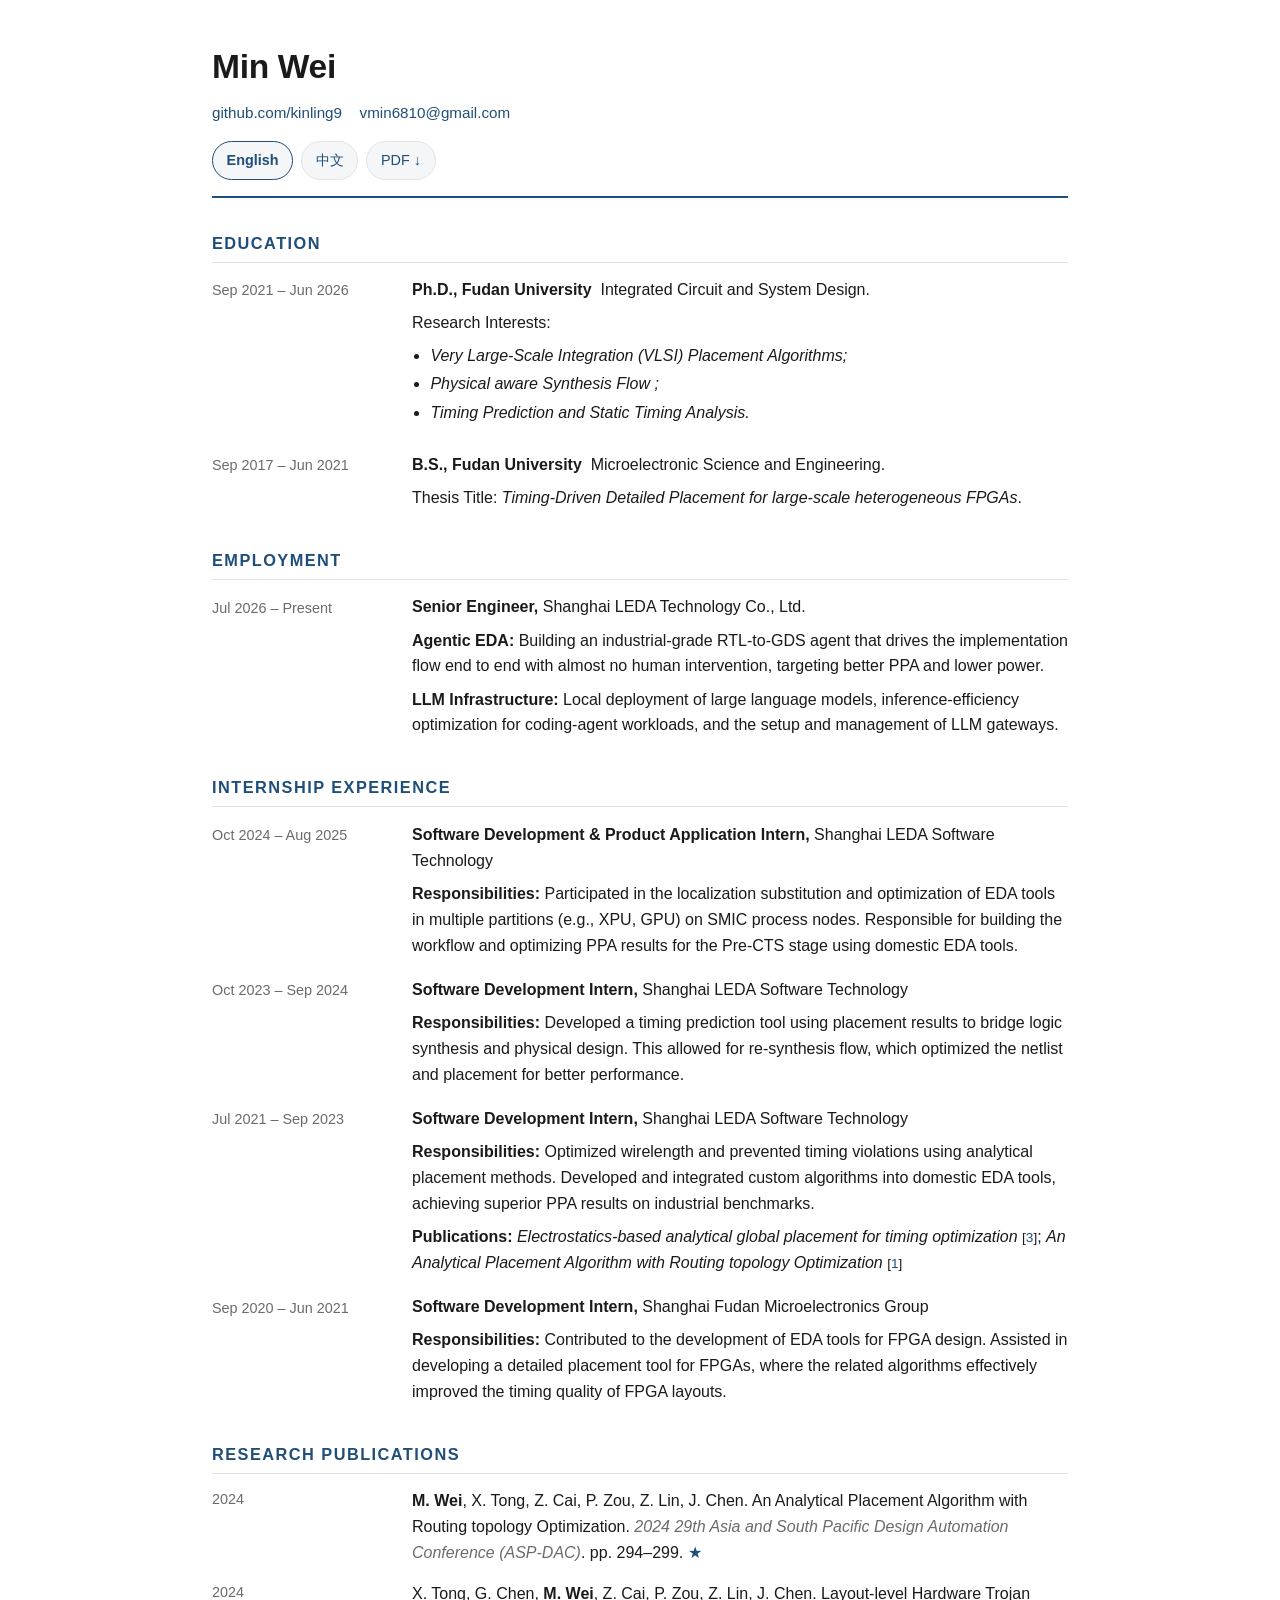
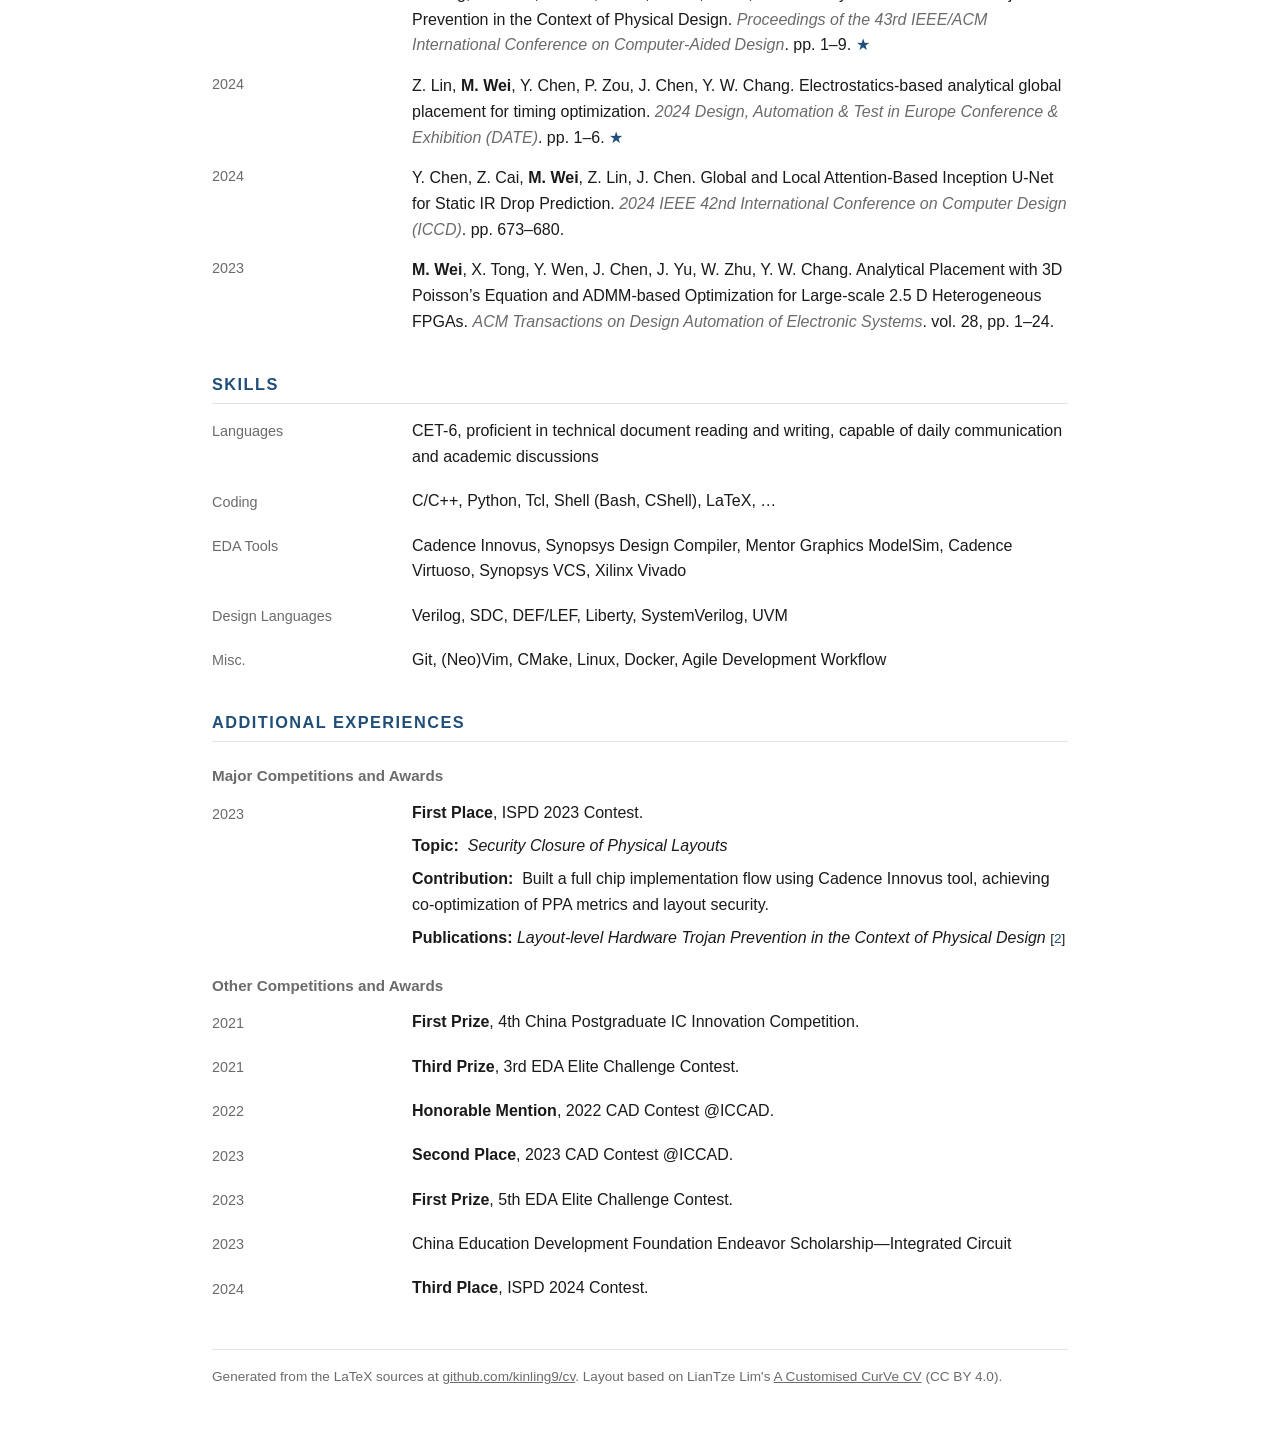
<file: docs/index.html>
<!DOCTYPE html>
<html lang="en">
<head>
<meta charset="utf-8">
<meta name="viewport" content="width=device-width, initial-scale=1">
<title>Min Wei — CV</title>
<meta name="description" content="Curriculum vitae of Min Wei.">
<link rel="stylesheet" href="style.css">
</head>
<body>
<div class="wrap">
<header class="cv">
  <h1>Min Wei</h1>
  <div class="contact"><a href="https://github.com/kinling9">github.com/kinling9</a> <a href="mailto:vmin6810@gmail.com">vmin6810@gmail.com</a></div>
  <nav class="actions"><a href="index.html" aria-current="page">English</a><a href="zh.html">中文</a><a href="cv-en.pdf">PDF ↓</a></nav>
</header>
<section class="rubric"><h2>Education</h2>
<div class="entry"><div class="entry-key">Sep 2021 – Jun 2026</div><div class="entry-body"><p><strong>Ph.D., Fudan University</strong>&nbsp;&nbsp;Integrated Circuit and System Design.</p>
<p>Research Interests:</p>
<ul><li><em>Very Large-Scale Integration (VLSI) Placement Algorithms;</em></li><li><em>Physical aware Synthesis Flow ;</em></li><li><em>Timing Prediction and Static Timing Analysis.</em></li></ul></div></div>
<div class="entry"><div class="entry-key">Sep 2017 – Jun 2021</div><div class="entry-body"><p><strong>B.S., Fudan University</strong>&nbsp;&nbsp;Microelectronic Science and Engineering.</p>
<p>Thesis Title: <em>Timing-Driven Detailed Placement for large-scale heterogeneous FPGAs</em>.</p></div></div>
</section>
<section class="rubric"><h2>Employment</h2>
<div class="entry"><div class="entry-key">Jul 2026 – Present</div><div class="entry-body"><p><strong>Senior Engineer,</strong> Shanghai LEDA Technology Co., Ltd.</p>
<p><strong>Agentic EDA:</strong> Building an industrial-grade RTL-to-GDS agent that drives the implementation flow end to end with almost no human intervention, targeting better PPA and lower power.</p>
<p><strong>LLM Infrastructure:</strong> Local deployment of large language models, inference-efficiency optimization for coding-agent workloads, and the setup and management of LLM gateways.</p></div></div>
</section>
<section class="rubric"><h2>Internship Experience</h2>
<div class="entry"><div class="entry-key">Oct 2024 – Aug 2025</div><div class="entry-body"><p><strong>Software Development &amp; Product Application Intern,</strong> Shanghai LEDA Software Technology</p>
<p><strong>Responsibilities:</strong> Participated in the localization substitution and optimization of EDA tools in multiple partitions (e.g., XPU, GPU) on SMIC process nodes. Responsible for building the workflow and optimizing PPA results for the Pre-CTS stage using domestic EDA tools.</p></div></div>
<div class="entry"><div class="entry-key">Oct 2023 – Sep 2024</div><div class="entry-body"><p><strong>Software Development Intern,</strong> Shanghai LEDA Software Technology</p>
<p><strong>Responsibilities:</strong> Developed a timing prediction tool using placement results to bridge logic synthesis and physical design. This allowed for re-synthesis flow, which optimized the netlist and placement for better performance.</p></div></div>
<div class="entry"><div class="entry-key">Jul 2021 – Sep 2023</div><div class="entry-body"><p><strong>Software Development Intern,</strong> Shanghai LEDA Software Technology</p>
<p><strong>Responsibilities:</strong> Optimized wirelength and prevented timing violations using analytical placement methods. Developed and integrated custom algorithms into domestic EDA tools, achieving superior PPA results on industrial benchmarks.</p>
<p><strong>Publications:</strong> <em>Electrostatics-based analytical global placement for timing optimization</em> <span class="cites">[<a class="cite" href="#pub-lin2024electrostatics">3</a>]</span>; <em>An Analytical Placement Algorithm with Routing topology Optimization</em> <span class="cites">[<a class="cite" href="#pub-wei2024analytical">1</a>]</span></p></div></div>
<div class="entry"><div class="entry-key">Sep 2020 – Jun 2021</div><div class="entry-body"><p><strong>Software Development Intern,</strong> Shanghai Fudan Microelectronics Group</p>
<p><strong>Responsibilities:</strong> Contributed to the development of EDA tools for FPGA design. Assisted in developing a detailed placement tool for FPGAs, where the related algorithms effectively improved the timing quality of FPGA layouts.</p></div></div>
</section>
<section class="rubric"><h2>Research Publications</h2><ol class="pubs"><li id="pub-wei2024analytical" class="pub"><span class="pub-year">2024</span><span class="pub-body"><span class="pub-authors"><strong>M. Wei</strong>, X. Tong, Z. Cai, P. Zou, Z. Lin, J. Chen</span>. <span class="pub-title">An Analytical Placement Algorithm with Routing topology Optimization</span>. <span class="pub-venue">2024 29th Asia and South Pacific Design Automation Conference (ASP-DAC)</span>. <span class="pub-meta">pp.&nbsp;294–299</span>. <span class="pub-flag" title="cited in this CV">&#9733;</span></span></li><li id="pub-tong2024layout" class="pub"><span class="pub-year">2024</span><span class="pub-body"><span class="pub-authors">X. Tong, G. Chen, <strong>M. Wei</strong>, Z. Cai, P. Zou, Z. Lin, J. Chen</span>. <span class="pub-title">Layout-level Hardware Trojan Prevention in the Context of Physical Design</span>. <span class="pub-venue">Proceedings of the 43rd IEEE/ACM International Conference on Computer-Aided Design</span>. <span class="pub-meta">pp.&nbsp;1–9</span>. <span class="pub-flag" title="cited in this CV">&#9733;</span></span></li><li id="pub-lin2024electrostatics" class="pub"><span class="pub-year">2024</span><span class="pub-body"><span class="pub-authors">Z. Lin, <strong>M. Wei</strong>, Y. Chen, P. Zou, J. Chen, Y. W. Chang</span>. <span class="pub-title">Electrostatics-based analytical global placement for timing optimization</span>. <span class="pub-venue">2024 Design, Automation &amp; Test in Europe Conference &amp; Exhibition (DATE)</span>. <span class="pub-meta">pp.&nbsp;1–6</span>. <span class="pub-flag" title="cited in this CV">&#9733;</span></span></li><li id="pub-chen2024global" class="pub"><span class="pub-year">2024</span><span class="pub-body"><span class="pub-authors">Y. Chen, Z. Cai, <strong>M. Wei</strong>, Z. Lin, J. Chen</span>. <span class="pub-title">Global and Local Attention-Based Inception U-Net for Static IR Drop Prediction</span>. <span class="pub-venue">2024 IEEE 42nd International Conference on Computer Design (ICCD)</span>. <span class="pub-meta">pp.&nbsp;673–680</span>.</span></li><li id="pub-wei2023analytical" class="pub"><span class="pub-year">2023</span><span class="pub-body"><span class="pub-authors"><strong>M. Wei</strong>, X. Tong, Y. Wen, J. Chen, J. Yu, W. Zhu, Y. W. Chang</span>. <span class="pub-title">Analytical Placement with 3D Poisson’s Equation and ADMM-based Optimization for Large-scale 2.5 D Heterogeneous FPGAs</span>. <span class="pub-venue">ACM Transactions on Design Automation of Electronic Systems</span>. <span class="pub-meta">vol.&nbsp;28, pp.&nbsp;1–24</span>.</span></li></ol></section>
<section class="rubric"><h2>Skills</h2>
<div class="entry"><div class="entry-key">Languages</div><div class="entry-body"><p>CET-6, proficient in technical document reading and writing, capable of daily communication and academic discussions</p></div></div>
<div class="entry"><div class="entry-key">Coding</div><div class="entry-body"><p>C/C++, Python, Tcl, Shell (Bash, CShell), LaTeX, …</p></div></div>
<div class="entry"><div class="entry-key">EDA Tools</div><div class="entry-body"><p>Cadence Innovus, Synopsys Design Compiler, Mentor Graphics ModelSim, Cadence Virtuoso, Synopsys VCS, Xilinx Vivado</p></div></div>
<div class="entry"><div class="entry-key">Design Languages</div><div class="entry-body"><p>Verilog, SDC, DEF/LEF, Liberty, SystemVerilog, UVM</p></div></div>
<div class="entry"><div class="entry-key">Misc.</div><div class="entry-body"><p>Git, (Neo)Vim, CMake, Linux, Docker, Agile Development Workflow</p></div></div>
</section>
<section class="rubric"><h2>Additional Experiences</h2>
<h3>Major Competitions and Awards</h3>
<div class="entry"><div class="entry-key">2023</div><div class="entry-body"><p><strong>First Place</strong>, ISPD 2023 Contest.</p>
<p><strong>Topic:</strong> &nbsp;<em>Security Closure of Physical Layouts</em></p>
<p><strong>Contribution:</strong> &nbsp;Built a full chip implementation flow using Cadence Innovus tool, achieving co-optimization of PPA metrics and layout security.</p>
<p><strong>Publications:</strong> <em>Layout-level Hardware Trojan Prevention in the Context of Physical Design</em> <span class="cites">[<a class="cite" href="#pub-tong2024layout">2</a>]</span></p></div></div>
<h3>Other Competitions and Awards</h3>
<div class="entry"><div class="entry-key">2021</div><div class="entry-body"><p><strong>First Prize</strong>, 4th China Postgraduate IC Innovation Competition.</p></div></div>
<div class="entry"><div class="entry-key">2021</div><div class="entry-body"><p><strong>Third Prize</strong>, 3rd EDA Elite Challenge Contest.</p></div></div>
<div class="entry"><div class="entry-key">2022</div><div class="entry-body"><p><strong>Honorable Mention</strong>, 2022 CAD Contest @ICCAD.</p></div></div>
<div class="entry"><div class="entry-key">2023</div><div class="entry-body"><p><strong>Second Place</strong>, 2023 CAD Contest @ICCAD.</p></div></div>
<div class="entry"><div class="entry-key">2023</div><div class="entry-body"><p><strong>First Prize</strong>, 5th EDA Elite Challenge Contest.</p></div></div>
<div class="entry"><div class="entry-key">2023</div><div class="entry-body"><p>China Education Development Foundation Endeavor Scholarship—Integrated Circuit</p></div></div>
<div class="entry"><div class="entry-key">2024</div><div class="entry-body"><p><strong>Third Place</strong>, ISPD 2024 Contest.</p></div></div>
</section>
<footer class="cv">
Generated from the LaTeX sources at <a href="https://github.com/kinling9/cv">github.com/kinling9/cv</a>. Layout based on LianTze Lim's <a href="https://www.overleaf.com/latex/templates/a-customised-curve-cv/mvmbhkwsnmwv">A Customised CurVe CV</a> (CC BY 4.0).
</footer>
</div>
</body>
</html>
</file>
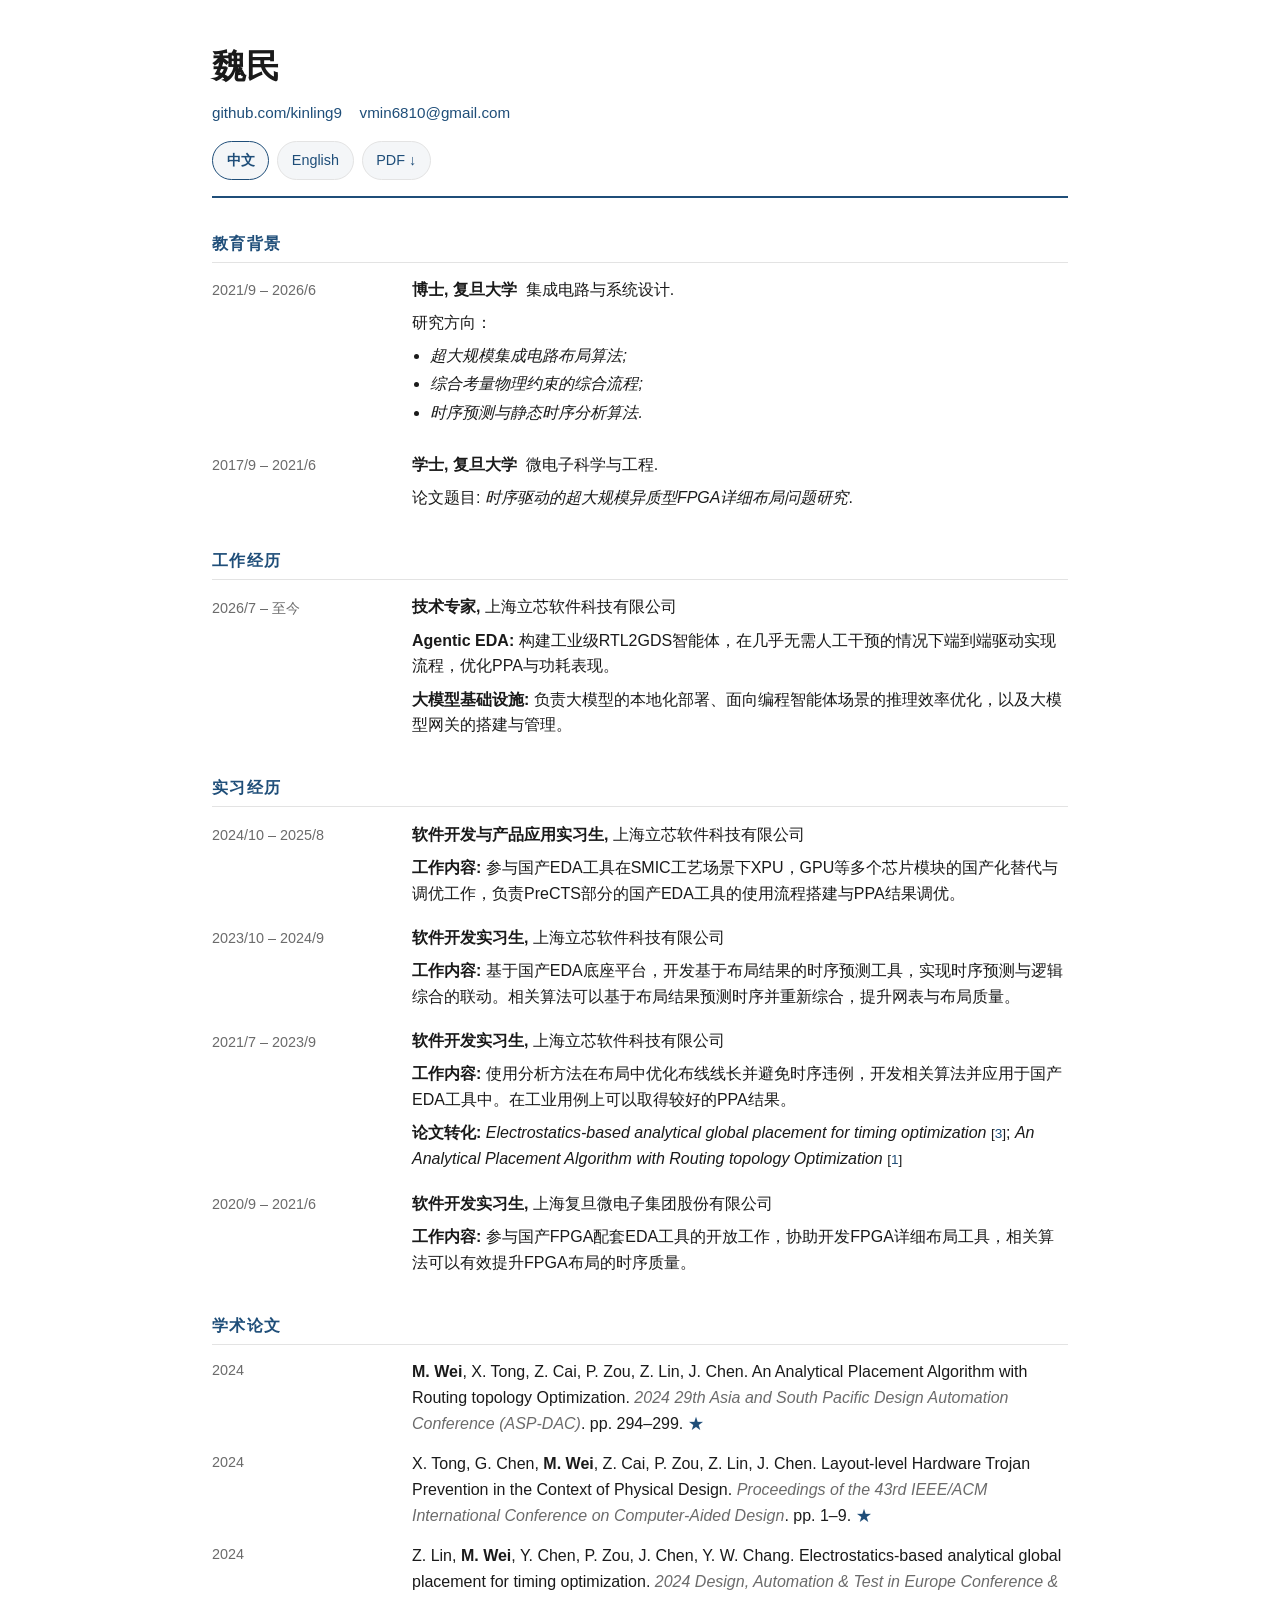
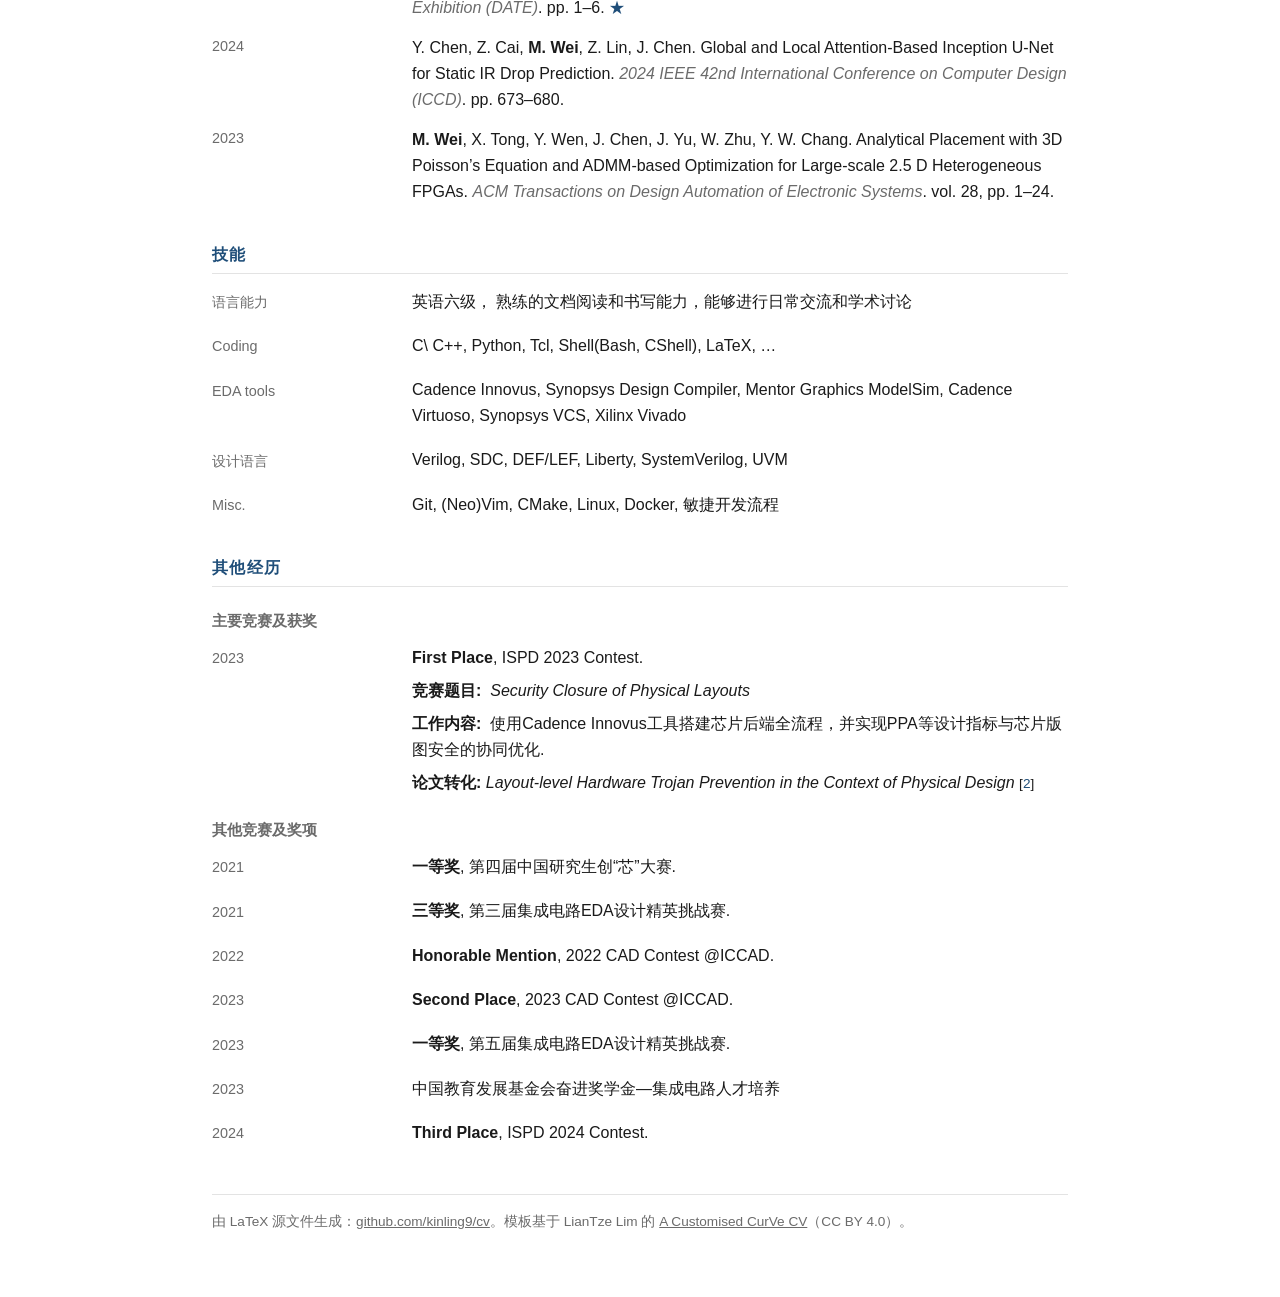
<file: docs/zh.html>
<!DOCTYPE html>
<html lang="zh-CN">
<head>
<meta charset="utf-8">
<meta name="viewport" content="width=device-width, initial-scale=1">
<title>魏民 — 简历</title>
<meta name="description" content="魏民 的个人简历。">
<link rel="stylesheet" href="style.css">
</head>
<body>
<div class="wrap">
<header class="cv">
  <h1>魏民</h1>
  <div class="contact"><a href="https://github.com/kinling9">github.com/kinling9</a> <a href="mailto:vmin6810@gmail.com">vmin6810@gmail.com</a></div>
  <nav class="actions"><a href="zh.html" aria-current="page">中文</a><a href="index.html">English</a><a href="cv-zh.pdf">PDF ↓</a></nav>
</header>
<section class="rubric"><h2>教育背景</h2>
<div class="entry"><div class="entry-key">2021/9 – 2026/6</div><div class="entry-body"><p><strong>博士,&nbsp;复旦大学</strong>&nbsp;&nbsp;集成电路与系统设计.</p>
<p>研究方向：</p>
<ul><li><em>超大规模集成电路布局算法;</em></li><li><em>综合考量物理约束的综合流程;</em></li><li><em>时序预测与静态时序分析算法.</em></li></ul></div></div>
<div class="entry"><div class="entry-key">2017/9 – 2021/6</div><div class="entry-body"><p><strong>学士,&nbsp;复旦大学</strong>&nbsp;&nbsp;微电子科学与工程.</p>
<p>论文题目: <em>时序驱动的超大规模异质型FPGA详细布局问题研究</em>.</p></div></div>
</section>
<section class="rubric"><h2>工作经历</h2>
<div class="entry"><div class="entry-key">2026/7 – 至今</div><div class="entry-body"><p><strong>技术专家,</strong> 上海立芯软件科技有限公司</p>
<p><strong>Agentic EDA:</strong> 构建工业级RTL2GDS智能体，在几乎无需人工干预的情况下端到端驱动实现流程，优化PPA与功耗表现。</p>
<p><strong>大模型基础设施:</strong> 负责大模型的本地化部署、面向编程智能体场景的推理效率优化，以及大模型网关的搭建与管理。</p></div></div>
</section>
<section class="rubric"><h2>实习经历</h2>
<div class="entry"><div class="entry-key">2024/10 – 2025/8</div><div class="entry-body"><p><strong>软件开发与产品应用实习生,</strong> 上海立芯软件科技有限公司</p>
<p><strong>工作内容:</strong> 参与国产EDA工具在SMIC工艺场景下XPU，GPU等多个芯片模块的国产化替代与调优工作，负责PreCTS部分的国产EDA工具的使用流程搭建与PPA结果调优。</p></div></div>
<div class="entry"><div class="entry-key">2023/10 – 2024/9</div><div class="entry-body"><p><strong>软件开发实习生,</strong> 上海立芯软件科技有限公司</p>
<p><strong>工作内容:</strong> 基于国产EDA底座平台，开发基于布局结果的时序预测工具，实现时序预测与逻辑综合的联动。相关算法可以基于布局结果预测时序并重新综合，提升网表与布局质量。</p></div></div>
<div class="entry"><div class="entry-key">2021/7 – 2023/9</div><div class="entry-body"><p><strong>软件开发实习生,</strong> 上海立芯软件科技有限公司</p>
<p><strong>工作内容:</strong> 使用分析方法在布局中优化布线线长并避免时序违例，开发相关算法并应用于国产EDA工具中。在工业用例上可以取得较好的PPA结果。</p>
<p><strong>论文转化:</strong> <em>Electrostatics-based analytical global placement for timing optimization</em> <span class="cites">[<a class="cite" href="#pub-lin2024electrostatics">3</a>]</span>; <em>An Analytical Placement Algorithm with Routing topology Optimization</em> <span class="cites">[<a class="cite" href="#pub-wei2024analytical">1</a>]</span></p></div></div>
<div class="entry"><div class="entry-key">2020/9 – 2021/6</div><div class="entry-body"><p><strong>软件开发实习生,</strong> 上海复旦微电子集团股份有限公司</p>
<p><strong>工作内容:</strong> 参与国产FPGA配套EDA工具的开放工作，协助开发FPGA详细布局工具，相关算法可以有效提升FPGA布局的时序质量。</p></div></div>
</section>
<section class="rubric"><h2>学术论文</h2><ol class="pubs"><li id="pub-wei2024analytical" class="pub"><span class="pub-year">2024</span><span class="pub-body"><span class="pub-authors"><strong>M. Wei</strong>, X. Tong, Z. Cai, P. Zou, Z. Lin, J. Chen</span>. <span class="pub-title">An Analytical Placement Algorithm with Routing topology Optimization</span>. <span class="pub-venue">2024 29th Asia and South Pacific Design Automation Conference (ASP-DAC)</span>. <span class="pub-meta">pp.&nbsp;294–299</span>. <span class="pub-flag" title="cited in this CV">&#9733;</span></span></li><li id="pub-tong2024layout" class="pub"><span class="pub-year">2024</span><span class="pub-body"><span class="pub-authors">X. Tong, G. Chen, <strong>M. Wei</strong>, Z. Cai, P. Zou, Z. Lin, J. Chen</span>. <span class="pub-title">Layout-level Hardware Trojan Prevention in the Context of Physical Design</span>. <span class="pub-venue">Proceedings of the 43rd IEEE/ACM International Conference on Computer-Aided Design</span>. <span class="pub-meta">pp.&nbsp;1–9</span>. <span class="pub-flag" title="cited in this CV">&#9733;</span></span></li><li id="pub-lin2024electrostatics" class="pub"><span class="pub-year">2024</span><span class="pub-body"><span class="pub-authors">Z. Lin, <strong>M. Wei</strong>, Y. Chen, P. Zou, J. Chen, Y. W. Chang</span>. <span class="pub-title">Electrostatics-based analytical global placement for timing optimization</span>. <span class="pub-venue">2024 Design, Automation &amp; Test in Europe Conference &amp; Exhibition (DATE)</span>. <span class="pub-meta">pp.&nbsp;1–6</span>. <span class="pub-flag" title="cited in this CV">&#9733;</span></span></li><li id="pub-chen2024global" class="pub"><span class="pub-year">2024</span><span class="pub-body"><span class="pub-authors">Y. Chen, Z. Cai, <strong>M. Wei</strong>, Z. Lin, J. Chen</span>. <span class="pub-title">Global and Local Attention-Based Inception U-Net for Static IR Drop Prediction</span>. <span class="pub-venue">2024 IEEE 42nd International Conference on Computer Design (ICCD)</span>. <span class="pub-meta">pp.&nbsp;673–680</span>.</span></li><li id="pub-wei2023analytical" class="pub"><span class="pub-year">2023</span><span class="pub-body"><span class="pub-authors"><strong>M. Wei</strong>, X. Tong, Y. Wen, J. Chen, J. Yu, W. Zhu, Y. W. Chang</span>. <span class="pub-title">Analytical Placement with 3D Poisson’s Equation and ADMM-based Optimization for Large-scale 2.5 D Heterogeneous FPGAs</span>. <span class="pub-venue">ACM Transactions on Design Automation of Electronic Systems</span>. <span class="pub-meta">vol.&nbsp;28, pp.&nbsp;1–24</span>.</span></li></ol></section>
<section class="rubric"><h2>技能</h2>
<div class="entry"><div class="entry-key">语言能力</div><div class="entry-body"><p>英语六级， 熟练的文档阅读和书写能力，能够进行日常交流和学术讨论</p></div></div>
<div class="entry"><div class="entry-key">Coding</div><div class="entry-body"><p>C\ C++, Python, Tcl, Shell(Bash, CShell), LaTeX, …</p></div></div>
<div class="entry"><div class="entry-key">EDA tools</div><div class="entry-body"><p>Cadence Innovus, Synopsys Design Compiler, Mentor Graphics ModelSim, Cadence Virtuoso, Synopsys VCS, Xilinx Vivado</p></div></div>
<div class="entry"><div class="entry-key">设计语言</div><div class="entry-body"><p>Verilog, SDC, DEF/LEF, Liberty, SystemVerilog, UVM</p></div></div>
<div class="entry"><div class="entry-key">Misc.</div><div class="entry-body"><p>Git, (Neo)Vim, CMake, Linux, Docker, 敏捷开发流程</p></div></div>
</section>
<section class="rubric"><h2>其他经历</h2>
<h3>主要竞赛及获奖</h3>
<div class="entry"><div class="entry-key">2023</div><div class="entry-body"><p><strong>First Place</strong>, ISPD 2023 Contest.</p>
<p><strong>竞赛题目:</strong> &nbsp;<em>Security Closure of Physical Layouts</em></p>
<p><strong>工作内容:</strong> &nbsp;使用Cadence Innovus工具搭建芯片后端全流程，并实现PPA等设计指标与芯片版图安全的协同优化.</p>
<p><strong>论文转化:</strong> <em>Layout-level Hardware Trojan Prevention in the Context of Physical Design</em> <span class="cites">[<a class="cite" href="#pub-tong2024layout">2</a>]</span></p></div></div>
<h3>其他竞赛及奖项</h3>
<div class="entry"><div class="entry-key">2021</div><div class="entry-body"><p><strong>一等奖</strong>, 第四届中国研究生创“芯”大赛.</p></div></div>
<div class="entry"><div class="entry-key">2021</div><div class="entry-body"><p><strong>三等奖</strong>, 第三届集成电路EDA设计精英挑战赛.</p></div></div>
<div class="entry"><div class="entry-key">2022</div><div class="entry-body"><p><strong>Honorable Mention</strong>, 2022 CAD Contest @ICCAD.</p></div></div>
<div class="entry"><div class="entry-key">2023</div><div class="entry-body"><p><strong>Second Place</strong>, 2023 CAD Contest @ICCAD.</p></div></div>
<div class="entry"><div class="entry-key">2023</div><div class="entry-body"><p><strong>一等奖</strong>, 第五届集成电路EDA设计精英挑战赛.</p></div></div>
<div class="entry"><div class="entry-key">2023</div><div class="entry-body"><p>中国教育发展基金会奋进奖学金—集成电路人才培养</p></div></div>
<div class="entry"><div class="entry-key">2024</div><div class="entry-body"><p><strong>Third Place</strong>, ISPD 2024 Contest.</p></div></div>
</section>
<footer class="cv">
由 LaTeX 源文件生成：<a href="https://github.com/kinling9/cv">github.com/kinling9/cv</a>。模板基于 LianTze Lim 的 <a href="https://www.overleaf.com/latex/templates/a-customised-curve-cv/mvmbhkwsnmwv">A Customised CurVe CV</a>（CC BY 4.0）。
</footer>
</div>
</body>
</html>
</file>
<file: docs/style.css>
:root{
  --bg:#ffffff; --fg:#1a1a1a; --muted:#6b6b6b; --rule:#e3e3e3;
  --accent:#1f4e79; --chip:#f4f6f8; --link:#1f4e79;
}
@media (prefers-color-scheme:dark){
  :root{
    --bg:#15171a; --fg:#e6e6e6; --muted:#9aa0a6; --rule:#2c3035;
    --accent:#8ab4f8; --chip:#1e2126; --link:#8ab4f8;
  }
}
*{box-sizing:border-box}
html{-webkit-text-size-adjust:100%}
body{
  margin:0; background:var(--bg); color:var(--fg);
  font:16px/1.62 -apple-system,BlinkMacSystemFont,"Segoe UI",Roboto,
       "Helvetica Neue","Noto Sans SC","PingFang SC","Microsoft YaHei",sans-serif;
}
.wrap{max-width:56rem; margin:0 auto; padding:2.5rem 1.25rem 4rem}
a{color:var(--link)}
a:hover{text-decoration:none}

header.cv{border-bottom:2px solid var(--accent); padding-bottom:1rem; margin-bottom:2rem}
header.cv h1{margin:0 0 .4rem; font-size:2.1rem; letter-spacing:-.01em}
.contact{display:flex; flex-wrap:wrap; gap:.4rem 1.1rem; color:var(--muted); font-size:.95rem}
.contact a{text-decoration:none}
.actions{display:flex; flex-wrap:wrap; gap:.5rem; margin-top:1rem}
.actions a{
  display:inline-block; padding:.4rem .85rem; border:1px solid var(--rule);
  border-radius:999px; background:var(--chip); text-decoration:none; font-size:.9rem;
}
.actions a[aria-current="page"]{border-color:var(--accent); color:var(--accent); font-weight:600}

.rubric{margin:0 0 2.25rem}
.rubric h2{
  font-size:1.02rem; text-transform:uppercase; letter-spacing:.09em;
  color:var(--accent); margin:0 0 .9rem; padding-bottom:.35rem;
  border-bottom:1px solid var(--rule);
}
.rubric h3{font-size:.95rem; margin:1.4rem 0 .7rem; color:var(--muted)}

.entry{display:grid; grid-template-columns:11rem 1fr; gap:0 1.5rem; margin-bottom:1.15rem}
.entry-key{color:var(--muted); font-size:.9rem; padding-top:.15rem}
.entry-body>p{margin:0 0 .45rem}
.entry-body>p:last-child{margin-bottom:0}
.entry-body ul{margin:.3rem 0 .5rem; padding-left:1.15rem}
.entry-body li{margin:.15rem 0}

.pubs{list-style:none; margin:0; padding:0; counter-reset:pub}
.pub{display:grid; grid-template-columns:11rem 1fr; gap:0 1.5rem; margin-bottom:.9rem}
.pub-year{color:var(--muted); font-size:.9rem}
.pub-venue{font-style:italic; color:var(--muted)}
.pub-flag{color:var(--accent)}
.cites{font-size:.85rem}
.cite{text-decoration:none}
code{background:var(--chip); padding:.05em .3em; border-radius:3px; font-size:.9em}

footer.cv{margin-top:3rem; padding-top:1rem; border-top:1px solid var(--rule);
          color:var(--muted); font-size:.85rem}
footer.cv a{color:var(--muted)}

@media (max-width:640px){
  .wrap{padding:1.75rem 1rem 3rem}
  header.cv h1{font-size:1.65rem}
  .entry,.pub{grid-template-columns:1fr; gap:.15rem}
  .entry-key,.pub-year{font-weight:600; color:var(--accent); font-size:.85rem}
}
@media print{
  .actions{display:none}
  body{background:#fff; color:#000}
  .wrap{max-width:none; padding:0}
}
</file>
